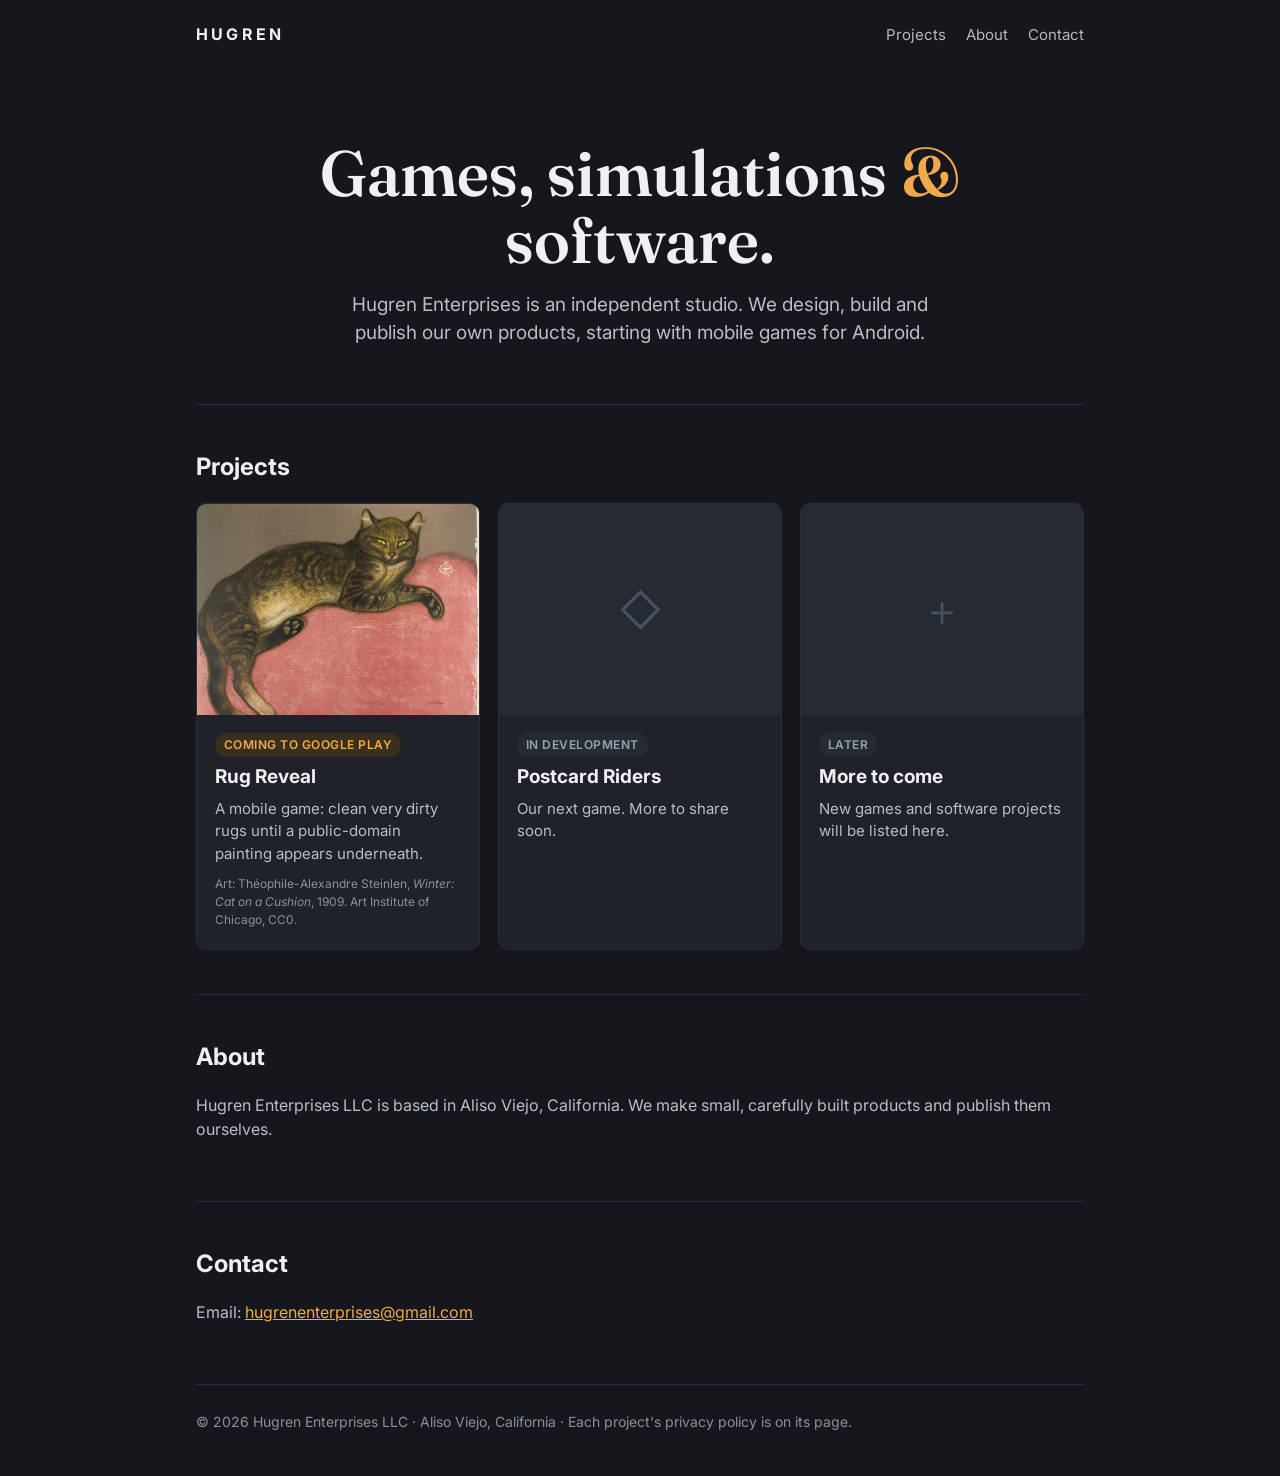
<file: index.html>
<!doctype html>
<html lang="en">
<head>
<meta charset="utf-8">
<meta name="viewport" content="width=device-width, initial-scale=1">
<title>Hugren Enterprises</title>
<meta name="description" content="Hugren Enterprises is an independent studio in Aliso Viejo, California, making games, simulations and software.">
<link rel="preconnect" href="https://fonts.googleapis.com">
<link href="https://fonts.googleapis.com/css2?family=Fraunces:opsz,wght@9..144,600&family=Inter:wght@400;600;700&display=swap" rel="stylesheet">
<link rel="stylesheet" href="style.css">
</head>
<body>
<div class="wrap">
  <header>
    <a class="brand" href="./">Hugren</a>
    <nav><a href="#projects">Projects</a><a href="#about">About</a><a href="#contact">Contact</a></nav>
  </header>

  <div class="hero">
    <h1>Games, simulations <em>&amp;</em> software.</h1>
    <p class="lead">Hugren Enterprises is an independent studio. We design, build and publish our own products, starting with mobile games for Android.</p>
  </div>

  <section id="projects">
    <h2>Projects</h2>
    <div class="cards">
      <a class="card" href="rug-reveal/">
        <img class="pic" src="img/steinlen.jpg" alt="Winter: Cat on a Cushion, a lithograph of a cat by Théophile-Alexandre Steinlen">
        <div class="body">
          <span class="tag">Coming to Google Play</span>
          <h3>Rug Reveal</h3>
          <p>A mobile game: clean very dirty rugs until a public-domain painting appears underneath.</p>
          <div class="credit">Art: Théophile-Alexandre Steinlen, <i>Winter: Cat on a Cushion</i>, 1909. Art Institute of Chicago, CC0.</div>
        </div>
      </a>
      <div class="card">
        <div class="blank" aria-hidden="true">◇</div>
        <div class="body">
          <span class="tag quiet">In development</span>
          <h3>Postcard Riders</h3>
          <p>Our next game. More to share soon.</p>
        </div>
      </div>
      <div class="card">
        <div class="blank" aria-hidden="true">＋</div>
        <div class="body">
          <span class="tag quiet">Later</span>
          <h3>More to come</h3>
          <p>New games and software projects will be listed here.</p>
        </div>
      </div>
    </div>
  </section>

  <section id="about">
    <h2>About</h2>
    <p>Hugren Enterprises LLC is based in Aliso Viejo, California. We make small, carefully built products and publish them ourselves.</p>
  </section>

  <section id="contact">
    <h2>Contact</h2>
    <p>Email: <a href="mailto:hugrenenterprises@gmail.com">hugrenenterprises@gmail.com</a></p>
  </section>

  <footer>© 2026 Hugren Enterprises LLC · Aliso Viejo, California · Each project's privacy policy is on its page.</footer>
</div>
</body>
</html>
</file>
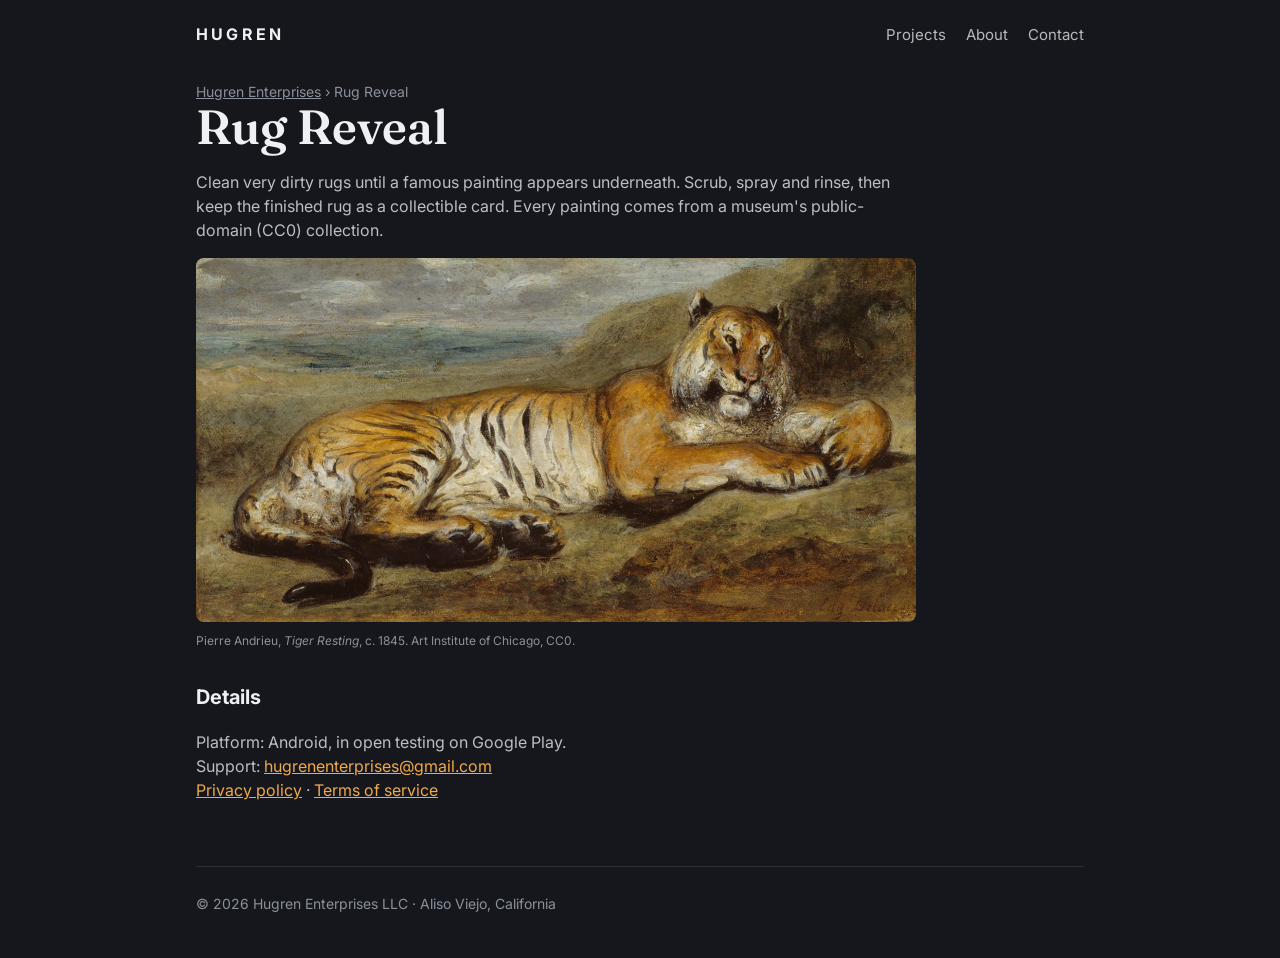
<file: rug-reveal/index.html>
<!doctype html>
<html lang="en">
<head>
<meta charset="utf-8">
<meta name="viewport" content="width=device-width, initial-scale=1">
<title>Rug Reveal · Hugren Enterprises</title>
<meta name="description" content="Rug Reveal: clean very dirty rugs until a public-domain painting appears underneath. A mobile game by Hugren Enterprises.">
<link rel="preconnect" href="https://fonts.googleapis.com">
<link href="https://fonts.googleapis.com/css2?family=Fraunces:opsz,wght@9..144,600&family=Inter:wght@400;600;700&display=swap" rel="stylesheet">
<link rel="stylesheet" href="../style.css">
</head>
<body>
<div class="wrap">
  <header>
    <a class="brand" href="../">Hugren</a>
    <nav><a href="../#projects">Projects</a><a href="../#about">About</a><a href="../#contact">Contact</a></nav>
  </header>

  <div class="page">
    <div class="crumbs"><a href="../">Hugren Enterprises</a> › Rug Reveal</div>
    <h1>Rug Reveal</h1>
    <p>Clean very dirty rugs until a famous painting appears underneath. Scrub, spray and rinse, then keep the finished rug as a collectible card. Every painting comes from a museum's public-domain (CC0) collection.</p>
    <img src="../img/andrieu.jpg" alt="Tiger Resting, an oil painting of a tiger by Pierre Andrieu">
    <p class="credit">Pierre Andrieu, <i>Tiger Resting</i>, c. 1845. Art Institute of Chicago, CC0.</p>

    <h2>Details</h2>
    <p>Platform: Android, in open testing on Google Play.<br>
    Support: <a href="mailto:hugrenenterprises@gmail.com">hugrenenterprises@gmail.com</a><br>
    <a href="privacy.html">Privacy policy</a> · <a href="terms.html">Terms of service</a></p>
  </div>

  <footer>© 2026 Hugren Enterprises LLC · Aliso Viejo, California</footer>
</div>
</body>
</html>
</file>
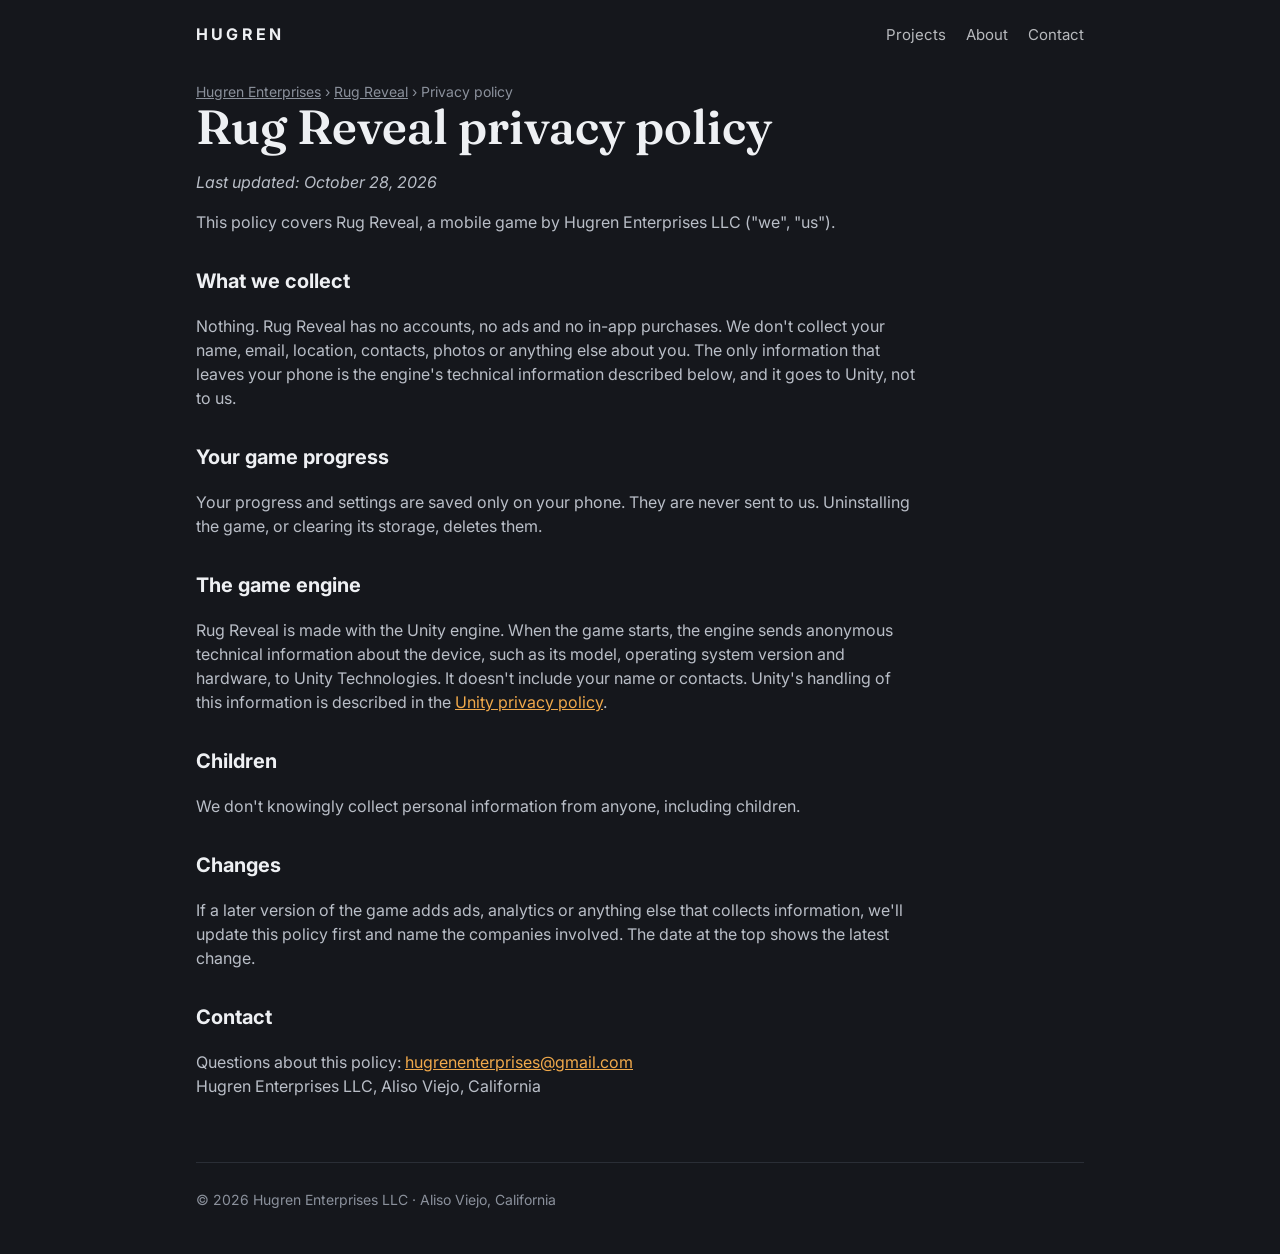
<file: rug-reveal/privacy.html>
<!doctype html>
<html lang="en">
<head>
<meta charset="utf-8">
<meta name="viewport" content="width=device-width, initial-scale=1">
<title>Rug Reveal privacy policy · Hugren Enterprises</title>
<link rel="preconnect" href="https://fonts.googleapis.com">
<link href="https://fonts.googleapis.com/css2?family=Fraunces:opsz,wght@9..144,600&family=Inter:wght@400;600;700&display=swap" rel="stylesheet">
<link rel="stylesheet" href="../style.css">
</head>
<body>
<div class="wrap">
  <header>
    <a class="brand" href="../">Hugren</a>
    <nav><a href="../#projects">Projects</a><a href="../#about">About</a><a href="../#contact">Contact</a></nav>
  </header>

  <div class="page">
    <div class="crumbs"><a href="../">Hugren Enterprises</a> › <a href="./">Rug Reveal</a> › Privacy policy</div>
    <h1>Rug Reveal privacy policy</h1>
    <p><i>Last updated: October 28, 2026</i></p>
    <p>This policy covers Rug Reveal, a mobile game by Hugren Enterprises LLC ("we", "us").</p>

    <h2>What we collect</h2>
    <p>Nothing. Rug Reveal has no accounts, no ads and no in-app purchases. We don't collect your name, email, location, contacts, photos or anything else about you. The only information that leaves your phone is the engine's technical information described below, and it goes to Unity, not to us.</p>

    <h2>Your game progress</h2>
    <p>Your progress and settings are saved only on your phone. They are never sent to us. Uninstalling the game, or clearing its storage, deletes them.</p>

    <h2>The game engine</h2>
    <p>Rug Reveal is made with the Unity engine. When the game starts, the engine sends anonymous technical information about the device, such as its model, operating system version and hardware, to Unity Technologies. It doesn't include your name or contacts. Unity's handling of this information is described in the <a href="https://unity.com/legal/game-player-and-app-user-privacy-policy">Unity privacy policy</a>.</p>

    <h2>Children</h2>
    <p>We don't knowingly collect personal information from anyone, including children.</p>

    <h2>Changes</h2>
    <p>If a later version of the game adds ads, analytics or anything else that collects information, we'll update this policy first and name the companies involved. The date at the top shows the latest change.</p>

    <h2>Contact</h2>
    <p>Questions about this policy: <a href="mailto:hugrenenterprises@gmail.com">hugrenenterprises@gmail.com</a><br>Hugren Enterprises LLC, Aliso Viejo, California</p>
  </div>

  <footer>© 2026 Hugren Enterprises LLC · Aliso Viejo, California</footer>
</div>
</body>
</html>
</file>
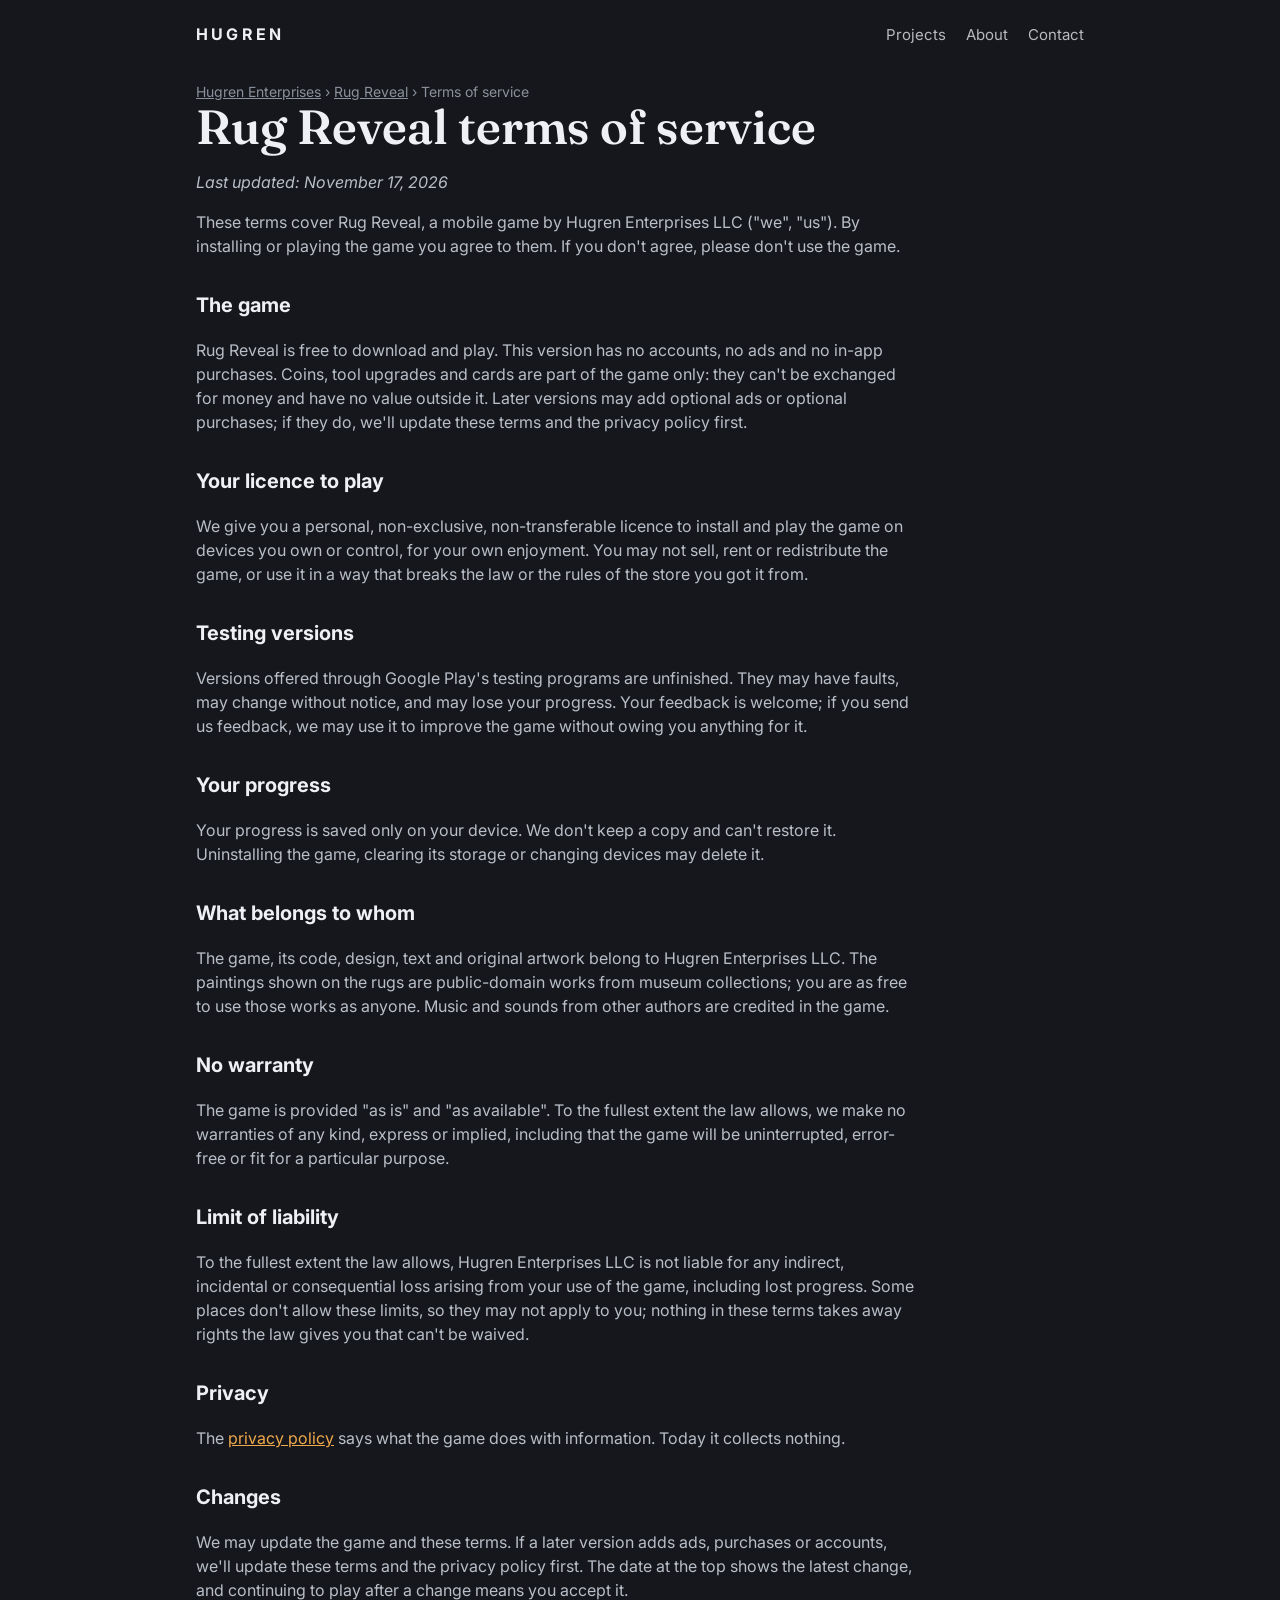
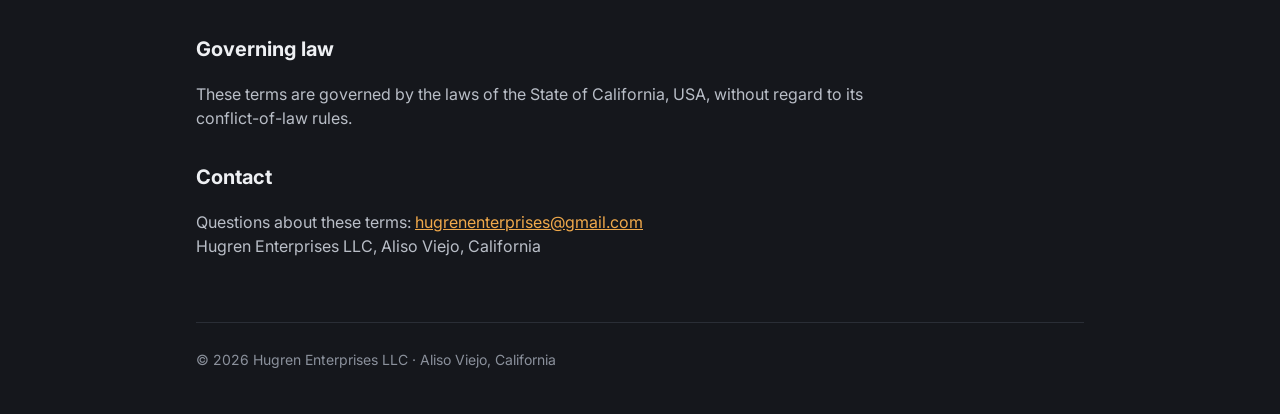
<file: rug-reveal/terms.html>
<!doctype html>
<html lang="en">
<head>
<meta charset="utf-8">
<meta name="viewport" content="width=device-width, initial-scale=1">
<title>Rug Reveal terms of service · Hugren Enterprises</title>
<link rel="preconnect" href="https://fonts.googleapis.com">
<link href="https://fonts.googleapis.com/css2?family=Fraunces:opsz,wght@9..144,600&family=Inter:wght@400;600;700&display=swap" rel="stylesheet">
<link rel="stylesheet" href="../style.css">
</head>
<body>
<div class="wrap">
  <header>
    <a class="brand" href="../">Hugren</a>
    <nav><a href="../#projects">Projects</a><a href="../#about">About</a><a href="../#contact">Contact</a></nav>
  </header>

  <div class="page">
    <div class="crumbs"><a href="../">Hugren Enterprises</a> › <a href="./">Rug Reveal</a> › Terms of service</div>
    <h1>Rug Reveal terms of service</h1>
    <p><i>Last updated: November 17, 2026</i></p>
    <p>These terms cover Rug Reveal, a mobile game by Hugren Enterprises LLC ("we", "us"). By installing or playing the game you agree to them. If you don't agree, please don't use the game.</p>

    <h2>The game</h2>
    <p>Rug Reveal is free to download and play. This version has no accounts, no ads and no in-app purchases. Coins, tool upgrades and cards are part of the game only: they can't be exchanged for money and have no value outside it. Later versions may add optional ads or optional purchases; if they do, we'll update these terms and the privacy policy first.</p>

    <h2>Your licence to play</h2>
    <p>We give you a personal, non-exclusive, non-transferable licence to install and play the game on devices you own or control, for your own enjoyment. You may not sell, rent or redistribute the game, or use it in a way that breaks the law or the rules of the store you got it from.</p>

    <h2>Testing versions</h2>
    <p>Versions offered through Google Play's testing programs are unfinished. They may have faults, may change without notice, and may lose your progress. Your feedback is welcome; if you send us feedback, we may use it to improve the game without owing you anything for it.</p>

    <h2>Your progress</h2>
    <p>Your progress is saved only on your device. We don't keep a copy and can't restore it. Uninstalling the game, clearing its storage or changing devices may delete it.</p>

    <h2>What belongs to whom</h2>
    <p>The game, its code, design, text and original artwork belong to Hugren Enterprises LLC. The paintings shown on the rugs are public-domain works from museum collections; you are as free to use those works as anyone. Music and sounds from other authors are credited in the game.</p>

    <h2>No warranty</h2>
    <p>The game is provided "as is" and "as available". To the fullest extent the law allows, we make no warranties of any kind, express or implied, including that the game will be uninterrupted, error-free or fit for a particular purpose.</p>

    <h2>Limit of liability</h2>
    <p>To the fullest extent the law allows, Hugren Enterprises LLC is not liable for any indirect, incidental or consequential loss arising from your use of the game, including lost progress. Some places don't allow these limits, so they may not apply to you; nothing in these terms takes away rights the law gives you that can't be waived.</p>

    <h2>Privacy</h2>
    <p>The <a href="privacy.html">privacy policy</a> says what the game does with information. Today it collects nothing.</p>

    <h2>Changes</h2>
    <p>We may update the game and these terms. If a later version adds ads, purchases or accounts, we'll update these terms and the privacy policy first. The date at the top shows the latest change, and continuing to play after a change means you accept it.</p>

    <h2>Governing law</h2>
    <p>These terms are governed by the laws of the State of California, USA, without regard to its conflict-of-law rules.</p>

    <h2>Contact</h2>
    <p>Questions about these terms: <a href="mailto:hugrenenterprises@gmail.com">hugrenenterprises@gmail.com</a><br>Hugren Enterprises LLC, Aliso Viejo, California</p>
  </div>

  <footer>© 2026 Hugren Enterprises LLC · Aliso Viejo, California</footer>
</div>
</body>
</html>
</file>
<file: style.css>
/* Hugren Enterprises site: Look B (dark and bold) */
:root {
  --bg: #15171c;
  --panel: #1f2229;
  --line: #2a2e36;
  --text: #eef0f3;
  --soft: #b9bec7;
  --muted: #8b919c;
  --accent: #f0a94b;
  --accent-bg: #3a2f1c;
  --quiet-bg: #262a33;
  --quiet: #9aa1ad;
}
* { box-sizing: border-box; }
html { background: var(--bg); }
body { margin: 0; background: var(--bg); color: var(--text); font-family: Inter, system-ui, -apple-system, "Segoe UI", sans-serif; line-height: 1.5; }
a { color: var(--accent); }
img { max-width: 100%; display: block; }
.wrap { max-width: 920px; margin: 0 auto; padding: 0 16px; }

header { padding: 22px 0; display: flex; justify-content: space-between; align-items: center; flex-wrap: wrap; gap: 10px; }
.brand { font-weight: 700; font-size: 16px; letter-spacing: .2em; text-transform: uppercase; color: var(--text); text-decoration: none; }
nav a { color: var(--text); opacity: .75; margin-left: 20px; font-size: 15px; text-decoration: none; }
nav a:hover { opacity: 1; }

.hero { padding: 70px 0 56px; text-align: center; }
h1 { font-family: Fraunces, Georgia, serif; font-weight: 600; font-size: clamp(38px, 7vw, 64px); line-height: 1.05; margin: 0 0 18px; }
h1 em { font-style: normal; color: var(--accent); }
.lead { font-size: 19px; color: var(--soft); max-width: 600px; margin: 0 auto; }

section { padding: 44px 0; border-top: 1px solid var(--line); }
h2 { margin: 0 0 18px; font-size: 24px; }
p { color: var(--soft); }

.cards { display: grid; grid-template-columns: repeat(3, 1fr); gap: 18px; }
.card { background: var(--panel); border: 1px solid var(--line); border-radius: 10px; overflow: hidden; display: flex; flex-direction: column; color: inherit; text-decoration: none; }
a.card:hover { border-color: #3d4350; }
.card .pic { aspect-ratio: 4 / 3; width: 100%; object-fit: cover; }
.card .blank { aspect-ratio: 4 / 3; display: grid; place-items: center; background: var(--quiet-bg); color: #4a505c; font-size: 42px; }
.card .body { padding: 16px 18px 20px; flex: 1; }
.card h3 { margin: 6px 0; font-size: 19px; }
.card p { margin: 0; font-size: 15px; }
.tag { display: inline-block; font-size: 12px; font-weight: 600; letter-spacing: .04em; text-transform: uppercase; padding: 3px 9px; border-radius: 99px; background: var(--accent-bg); color: var(--accent); }
.tag.quiet { background: var(--quiet-bg); color: var(--quiet); }
.credit { font-size: 12px; color: var(--muted); margin-top: 10px; }

.page { max-width: 720px; padding-top: 12px; padding-bottom: 48px; }
.page h1 { font-size: clamp(32px, 6vw, 48px); }
.page h2 { margin-top: 32px; font-size: 20px; }
.crumbs { font-size: 14px; color: var(--muted); }
.crumbs a { color: var(--muted); }
.page img { border-radius: 8px; margin-top: 8px; }

footer { border-top: 1px solid var(--line); padding: 26px 0 44px; font-size: 14px; color: var(--muted); }
footer a { color: inherit; }

@media (max-width: 720px) {
  .cards { grid-template-columns: 1fr; }
  nav a { margin: 0 16px 0 0; }
  .hero { padding: 44px 0 40px; }
}
</file>
